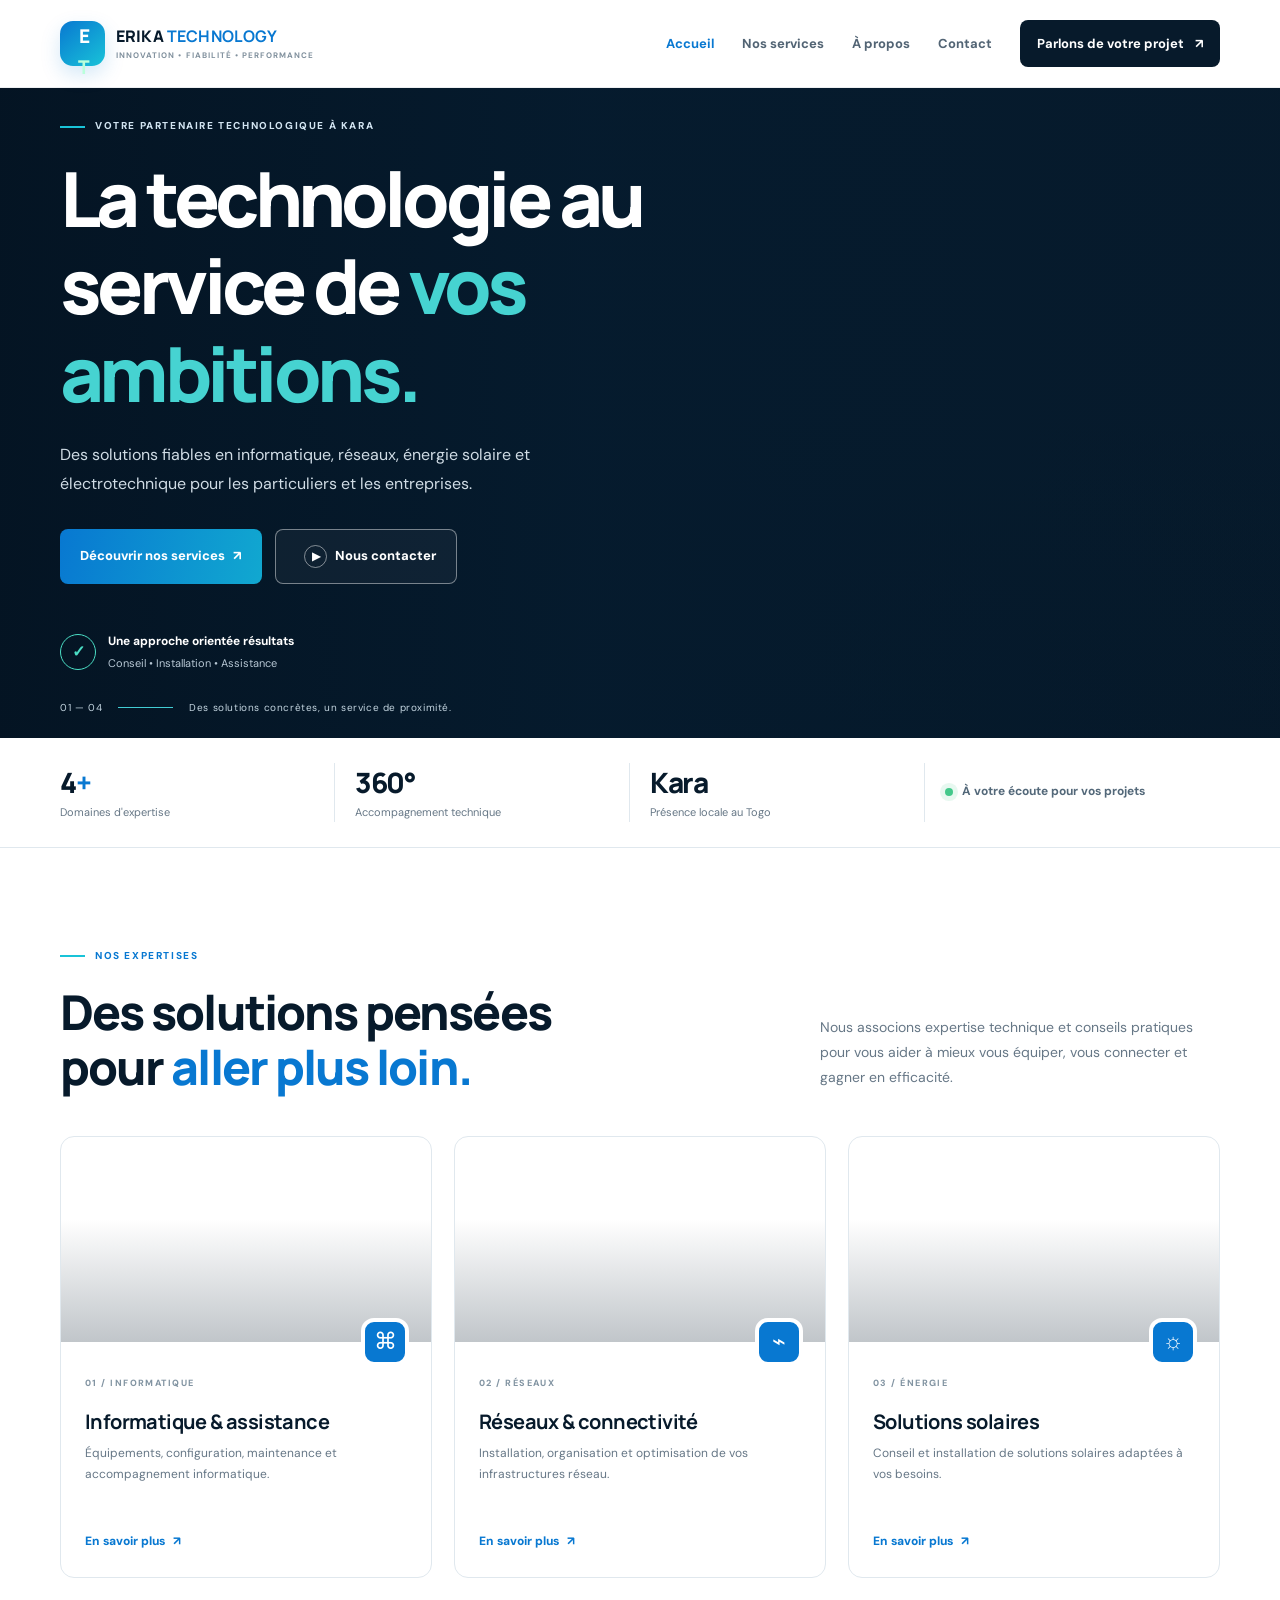
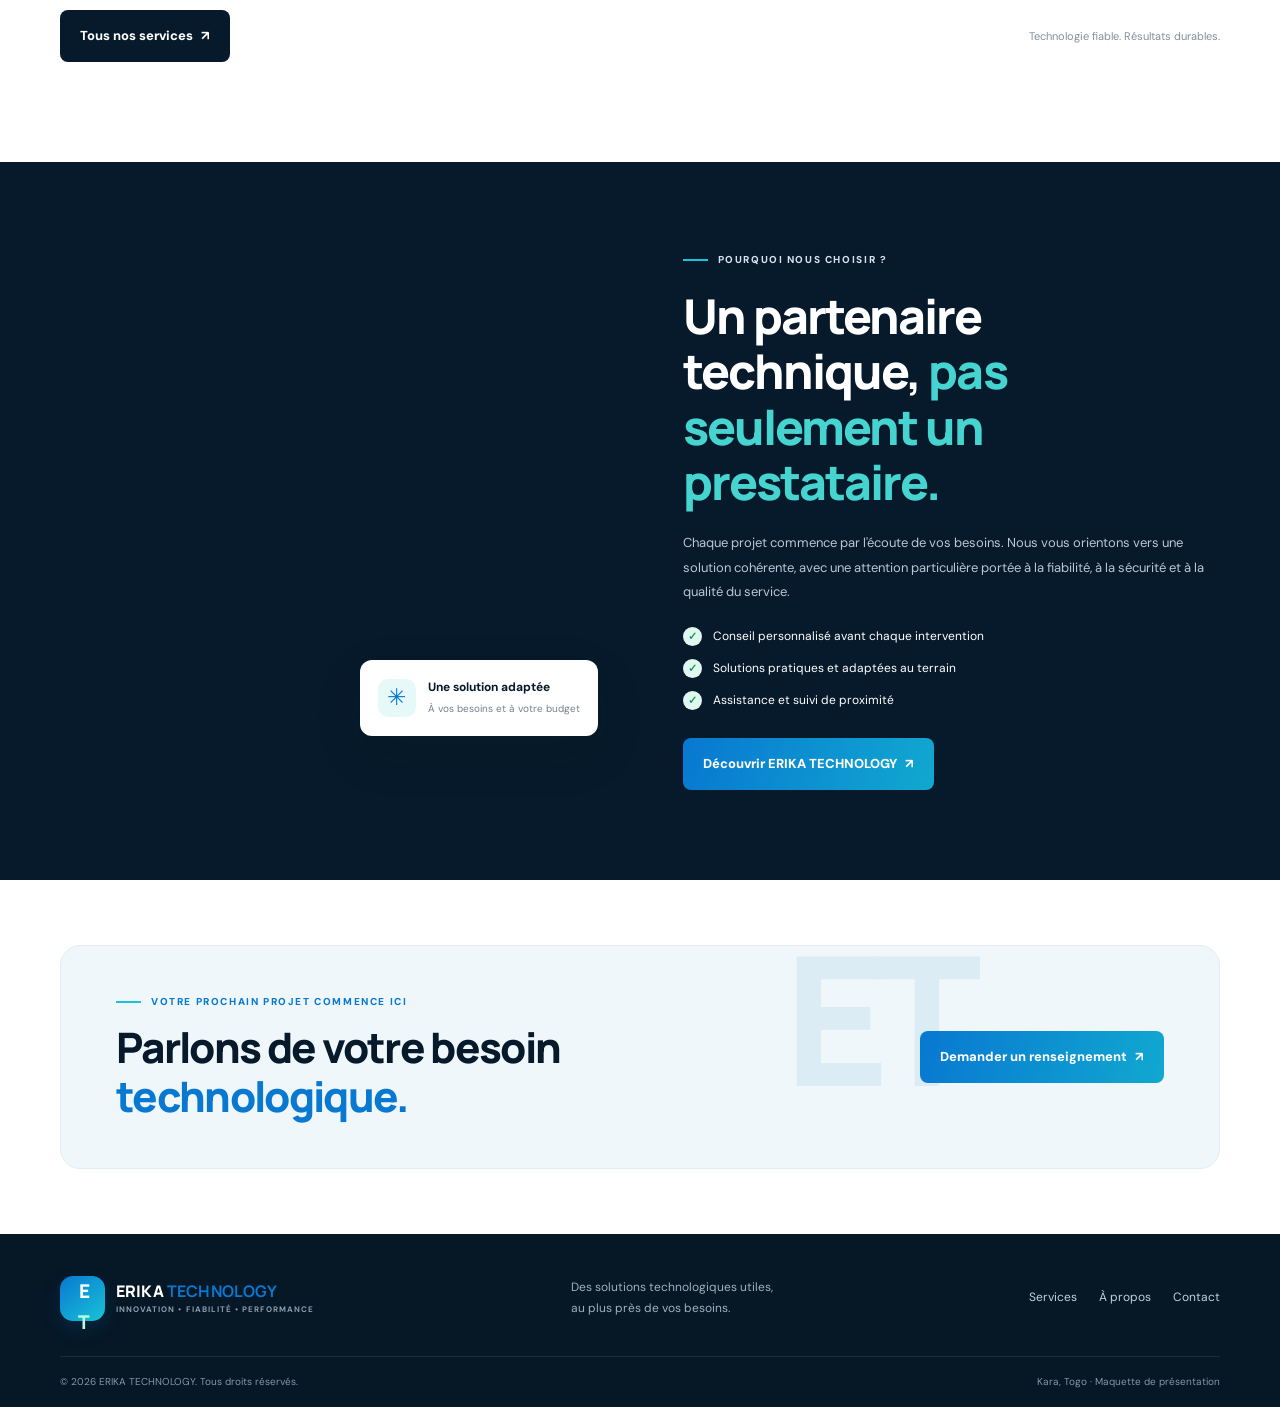
<file: index.html>
<!DOCTYPE html>
<html lang="fr">
<head>
  <meta charset="UTF-8"><meta name="viewport" content="width=device-width, initial-scale=1.0">
  <meta name="description" content="ERIKA TECHNOLOGY — solutions informatiques, réseaux, énergie solaire et électrotechnique à Kara, Togo.">
  <title>ERIKA TECHNOLOGY | Innovation & Solutions</title>
  <link rel="preconnect" href="https://fonts.googleapis.com"><link rel="preconnect" href="https://fonts.gstatic.com" crossorigin>
  <link href="https://fonts.googleapis.com/css2?family=DM+Sans:wght@400;500;600;700&family=Manrope:wght@400;500;600;700;800&display=swap" rel="stylesheet">
  <link rel="stylesheet" href="style.css">
</head>
<body>
<header class="site-header">
  <div class="container nav-wrap">
    <a class="brand" href="index.html" aria-label="ERIKA TECHNOLOGY accueil"><span class="brand-mark">E<span>T</span></span><span class="brand-name">ERIKA <b>TECHNOLOGY</b><small>INNOVATION • FIABILITÉ • PERFORMANCE</small></span></a>
    <button class="menu-toggle" aria-label="Ouvrir le menu" aria-expanded="false">☰</button>
    <nav class="main-nav"><a class="active" href="index.html">Accueil</a><a href="services.html">Nos services</a><a href="apropos.html">À propos</a><a href="contact.html">Contact</a><a class="nav-cta" href="contact.html">Parlons de votre projet <span>↗</span></a></nav>
  </div>
</header>
<main>
<section class="hero">
  <div class="hero-shade"></div><div class="container hero-content">
    <div class="eyebrow light"><span></span> Votre partenaire technologique à Kara</div>
    <h1>La technologie au service de <em>vos ambitions.</em></h1>
    <p>Des solutions fiables en informatique, réseaux, énergie solaire et électrotechnique pour les particuliers et les entreprises.</p>
    <div class="hero-actions"><a class="btn btn-primary" href="services.html">Découvrir nos services <span>↗</span></a><a class="btn btn-ghost" href="contact.html"><span class="play-icon">▶</span> Nous contacter</a></div>
    <div class="hero-trust"><div class="trust-icon">✓</div><div><strong>Une approche orientée résultats</strong><small>Conseil • Installation • Assistance</small></div></div>
  </div>
  <div class="hero-bottom container"><span>01 — 04</span><div class="hero-line"></div><span>Des solutions concrètes, un service de proximité.</span></div>
</section>
<section class="quick-stats"><div class="container stats-grid"><div><strong>4<span>+</span></strong><p>Domaines d'expertise</p></div><div><strong>360°</strong><p>Accompagnement technique</p></div><div><strong>Kara</strong><p>Présence locale au Togo</p></div><div class="stats-note"><span class="status-dot"></span> À votre écoute pour vos projets</div></div></section>
<section class="section services-preview">
  <div class="container">
    <div class="section-heading"><div><div class="eyebrow"><span></span> Nos expertises</div><h2>Des solutions pensées<br>pour <em>aller plus loin.</em></h2></div><p>Nous associons expertise technique et conseils pratiques pour vous aider à mieux vous équiper, vous connecter et gagner en efficacité.</p></div>
    <div class="service-grid">
      <article class="service-card"><div class="service-image image-computer"></div><div class="card-content"><span class="card-number">01 / INFORMATIQUE</span><div class="service-icon">⌘</div><h3>Informatique & assistance</h3><p>Équipements, configuration, maintenance et accompagnement informatique.</p><a href="services.html#informatique" class="text-link">En savoir plus <span>↗</span></a></div></article>
      <article class="service-card"><div class="service-image image-network"></div><div class="card-content"><span class="card-number">02 / RÉSEAUX</span><div class="service-icon">⌁</div><h3>Réseaux & connectivité</h3><p>Installation, organisation et optimisation de vos infrastructures réseau.</p><a href="services.html#reseaux" class="text-link">En savoir plus <span>↗</span></a></div></article>
      <article class="service-card"><div class="service-image image-solar"></div><div class="card-content"><span class="card-number">03 / ÉNERGIE</span><div class="service-icon">☼</div><h3>Solutions solaires</h3><p>Conseil et installation de solutions solaires adaptées à vos besoins.</p><a href="services.html#solaire" class="text-link">En savoir plus <span>↗</span></a></div></article>
    </div>
    <div class="section-footer"><a class="btn btn-dark" href="services.html">Tous nos services <span>↗</span></a><span>Technologie fiable. Résultats durables.</span></div>
  </div>
</section>
<section class="feature-band"><div class="container feature-layout"><div class="feature-visual"><div class="feature-photo"></div><div class="floating-note"><span class="note-symbol">✳</span><div><b>Une solution adaptée</b><small>À vos besoins et à votre budget</small></div></div></div><div class="feature-copy"><div class="eyebrow light"><span></span> Pourquoi nous choisir ?</div><h2>Un partenaire technique, <em>pas seulement un prestataire.</em></h2><p>Chaque projet commence par l'écoute de vos besoins. Nous vous orientons vers une solution cohérente, avec une attention particulière portée à la fiabilité, à la sécurité et à la qualité du service.</p><ul class="check-list"><li><span>✓</span> Conseil personnalisé avant chaque intervention</li><li><span>✓</span> Solutions pratiques et adaptées au terrain</li><li><span>✓</span> Assistance et suivi de proximité</li></ul><a class="btn btn-primary" href="apropos.html">Découvrir ERIKA TECHNOLOGY <span>↗</span></a></div></div></section>
<section class="cta-section"><div class="container cta-box"><div><div class="eyebrow"><span></span> Votre prochain projet commence ici</div><h2>Parlons de votre besoin<br><em>technologique.</em></h2></div><a class="btn btn-primary" href="contact.html">Demander un renseignement <span>↗</span></a><div class="cta-decoration">ET</div></div></section>
</main>
<footer class="site-footer"><div class="container footer-top"><a class="brand brand-footer" href="index.html"><span class="brand-mark">E<span>T</span></span><span class="brand-name">ERIKA <b>TECHNOLOGY</b><small>INNOVATION • FIABILITÉ • PERFORMANCE</small></span></a><p>Des solutions technologiques utiles,<br>au plus près de vos besoins.</p><div class="footer-links"><a href="services.html">Services</a><a href="apropos.html">À propos</a><a href="contact.html">Contact</a></div></div><div class="container footer-bottom"><span>© <span id="year"></span> ERIKA TECHNOLOGY. Tous droits réservés.</span><span>Kara, Togo · Maquette de présentation</span></div></footer>
<script src="script.js"></script>
</body></html>
</file>
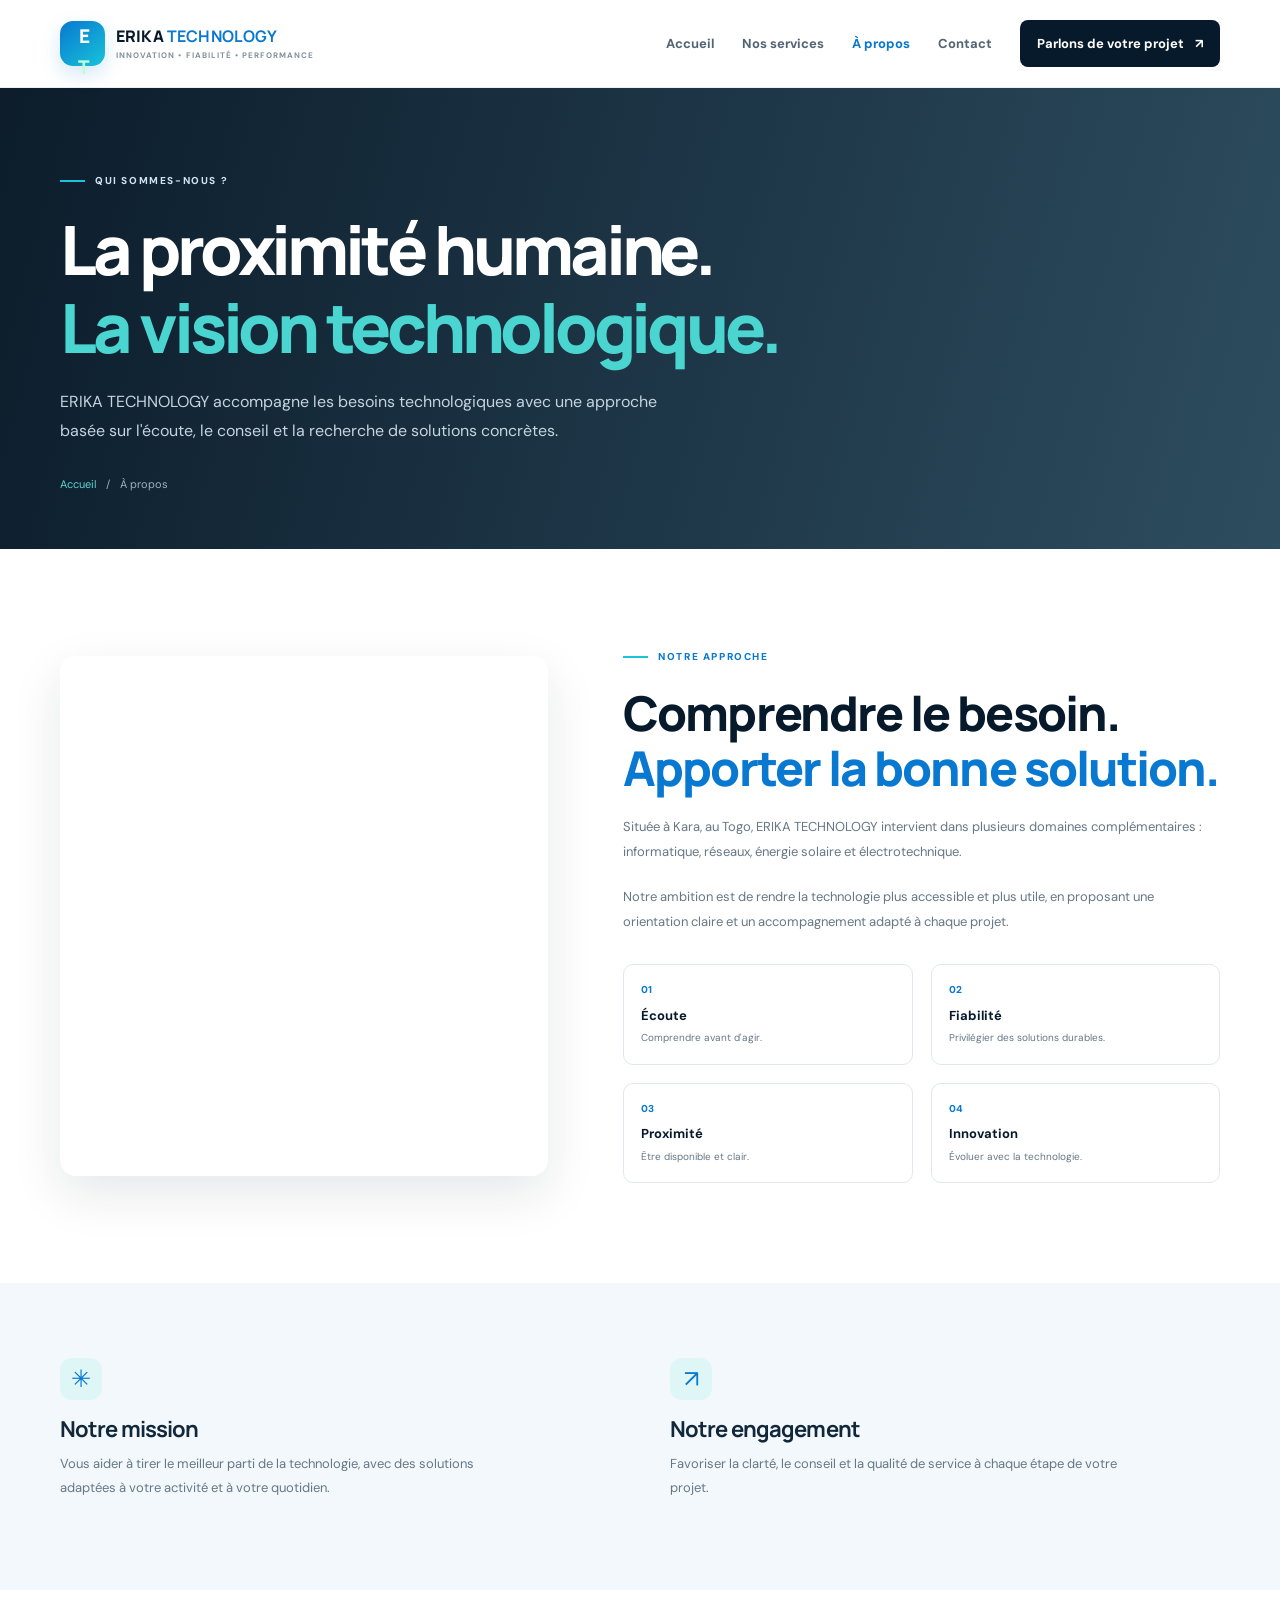
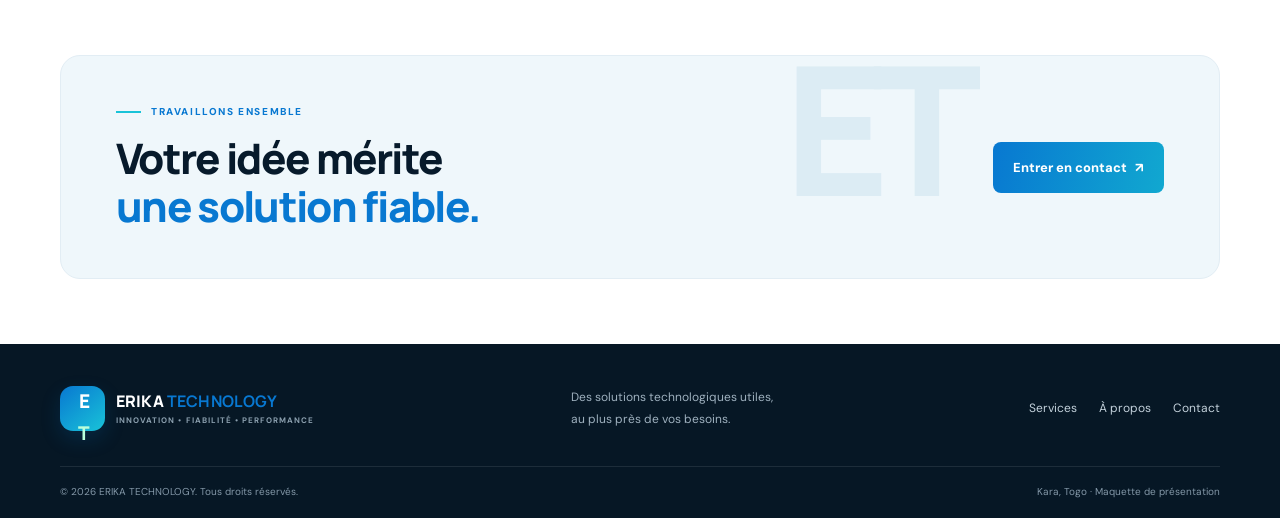
<file: apropos.html>
<!DOCTYPE html>
<html lang="fr"><head><meta charset="UTF-8"><meta name="viewport" content="width=device-width, initial-scale=1.0"><title>À propos | ERIKA TECHNOLOGY</title><link rel="preconnect" href="https://fonts.googleapis.com"><link href="https://fonts.googleapis.com/css2?family=DM+Sans:wght@400;500;600;700&family=Manrope:wght@400;500;600;700;800&display=swap" rel="stylesheet"><link rel="stylesheet" href="style.css"></head>
<body><header class="site-header"><div class="container nav-wrap"><a class="brand" href="index.html"><span class="brand-mark">E<span>T</span></span><span class="brand-name">ERIKA <b>TECHNOLOGY</b><small>INNOVATION • FIABILITÉ • PERFORMANCE</small></span></a><button class="menu-toggle" aria-label="Ouvrir le menu" aria-expanded="false">☰</button><nav class="main-nav"><a href="index.html">Accueil</a><a href="services.html">Nos services</a><a class="active" href="apropos.html">À propos</a><a href="contact.html">Contact</a><a class="nav-cta" href="contact.html">Parlons de votre projet <span>↗</span></a></nav></div></header>
<main><section class="page-hero about-hero"><div class="container"><div class="eyebrow light"><span></span> Qui sommes-nous ?</div><h1>La proximité humaine.<br><em>La vision technologique.</em></h1><p>ERIKA TECHNOLOGY accompagne les besoins technologiques avec une approche basée sur l'écoute, le conseil et la recherche de solutions concrètes.</p><div class="breadcrumbs"><a href="index.html">Accueil</a><span>/</span> À propos</div></div></section>
<section class="section about-section"><div class="container about-grid"><div class="about-photo"></div><div class="about-copy"><div class="eyebrow"><span></span> Notre approche</div><h2>Comprendre le besoin.<br><em>Apporter la bonne solution.</em></h2><p>Située à Kara, au Togo, ERIKA TECHNOLOGY intervient dans plusieurs domaines complémentaires : informatique, réseaux, énergie solaire et électrotechnique.</p><p>Notre ambition est de rendre la technologie plus accessible et plus utile, en proposant une orientation claire et un accompagnement adapté à chaque projet.</p><div class="values-grid"><div><span>01</span><b>Écoute</b><small>Comprendre avant d'agir.</small></div><div><span>02</span><b>Fiabilité</b><small>Privilégier des solutions durables.</small></div><div><span>03</span><b>Proximité</b><small>Être disponible et clair.</small></div><div><span>04</span><b>Innovation</b><small>Évoluer avec la technologie.</small></div></div></div></div></section>
<section class="mission-band"><div class="container mission-grid"><div><span class="mission-symbol">✳</span><h2>Notre mission</h2><p>Vous aider à tirer le meilleur parti de la technologie, avec des solutions adaptées à votre activité et à votre quotidien.</p></div><div><span class="mission-symbol">↗</span><h2>Notre engagement</h2><p>Favoriser la clarté, le conseil et la qualité de service à chaque étape de votre projet.</p></div></div></section><section class="cta-section"><div class="container cta-box"><div><div class="eyebrow"><span></span> Travaillons ensemble</div><h2>Votre idée mérite<br><em>une solution fiable.</em></h2></div><a class="btn btn-primary" href="contact.html">Entrer en contact <span>↗</span></a><div class="cta-decoration">ET</div></div></section></main>
<footer class="site-footer"><div class="container footer-top"><a class="brand brand-footer" href="index.html"><span class="brand-mark">E<span>T</span></span><span class="brand-name">ERIKA <b>TECHNOLOGY</b><small>INNOVATION • FIABILITÉ • PERFORMANCE</small></span></a><p>Des solutions technologiques utiles,<br>au plus près de vos besoins.</p><div class="footer-links"><a href="services.html">Services</a><a href="apropos.html">À propos</a><a href="contact.html">Contact</a></div></div><div class="container footer-bottom"><span>© <span id="year"></span> ERIKA TECHNOLOGY. Tous droits réservés.</span><span>Kara, Togo · Maquette de présentation</span></div></footer><script src="script.js"></script></body></html>
</file>
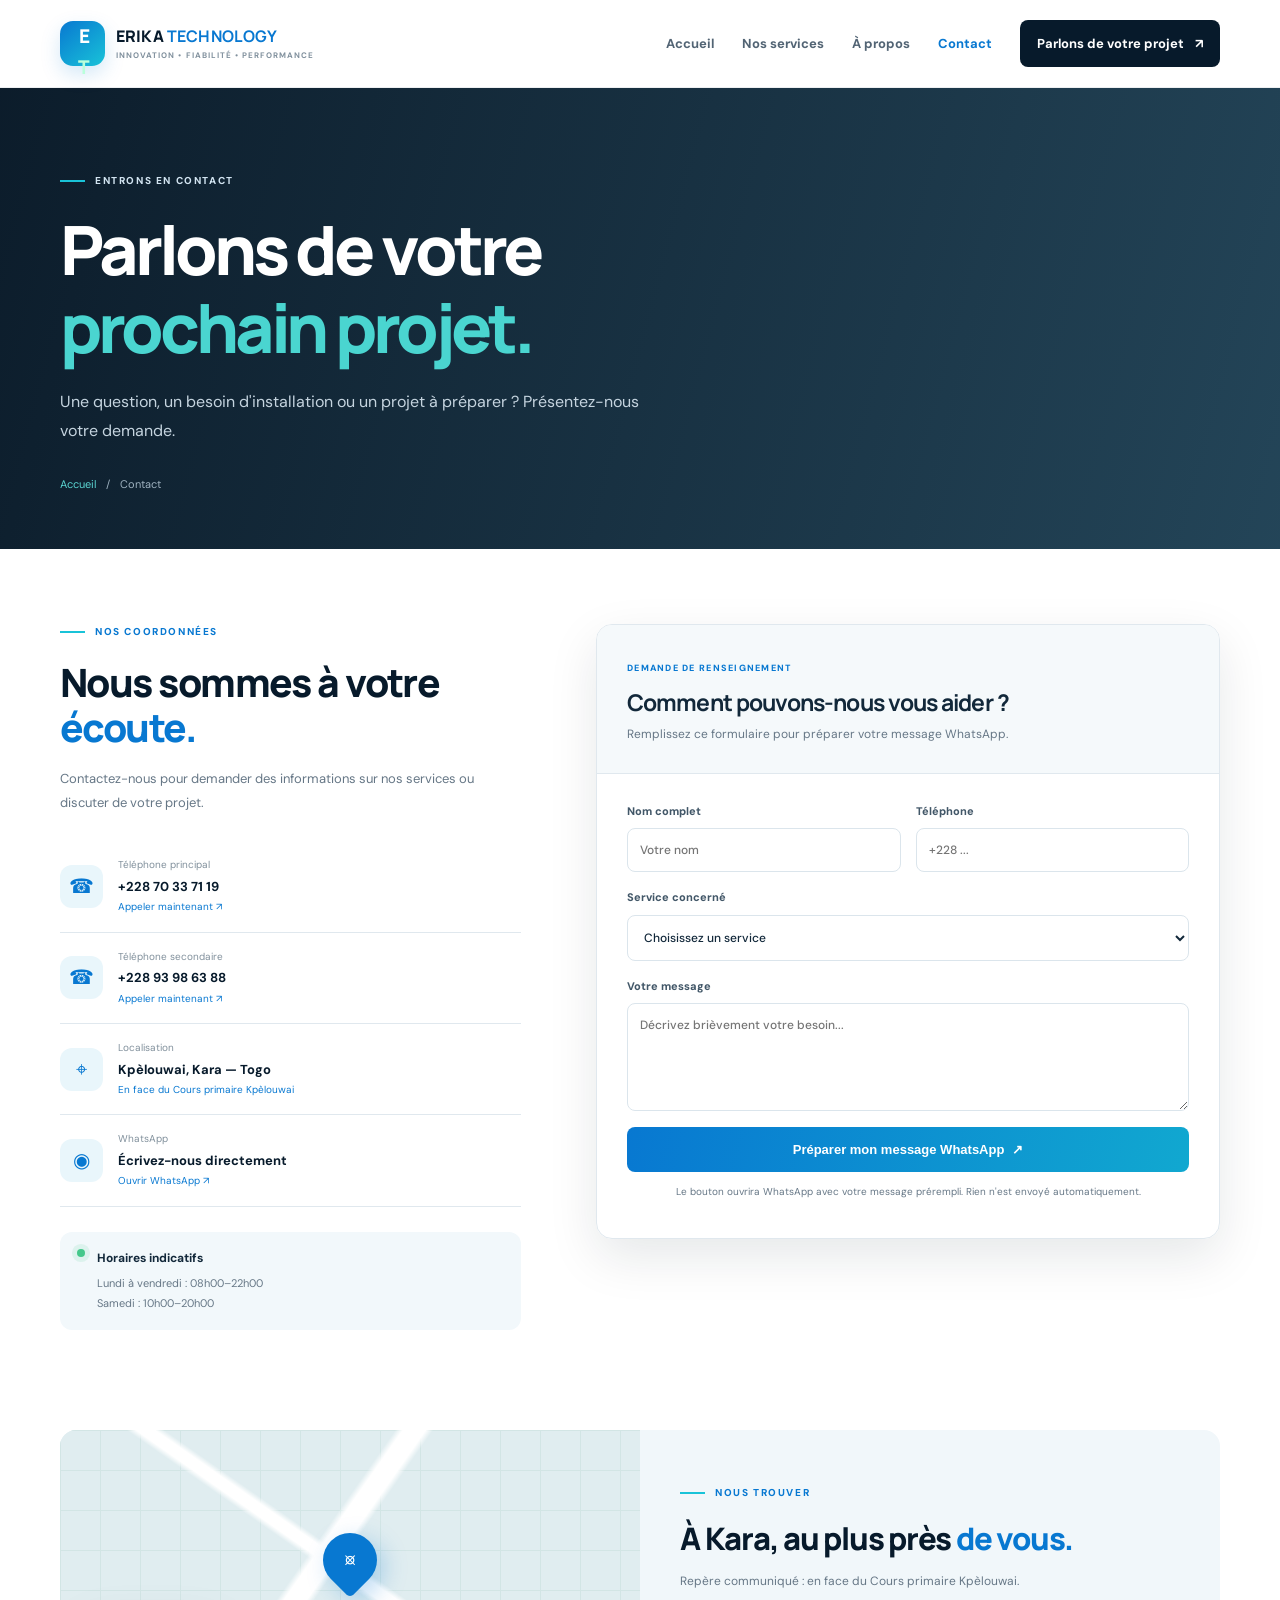
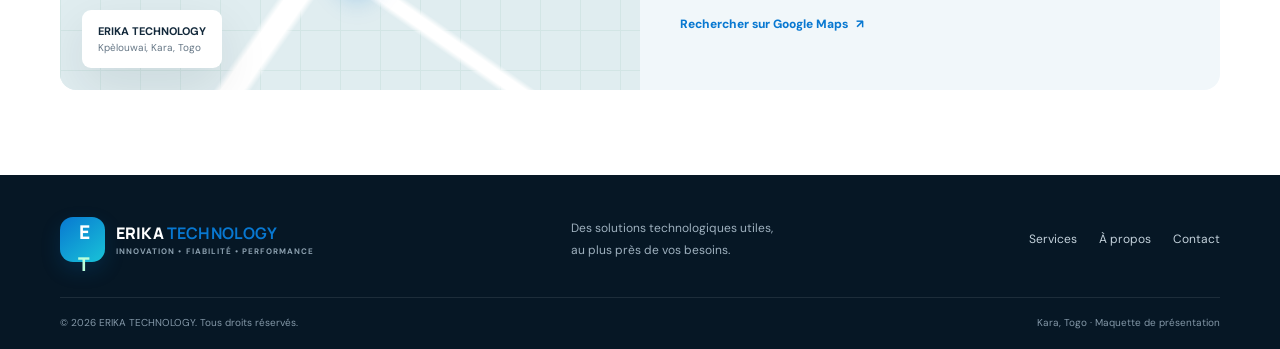
<file: contact.html>
<!DOCTYPE html>
<html lang="fr"><head><meta charset="UTF-8"><meta name="viewport" content="width=device-width, initial-scale=1.0"><meta name="description" content="Contactez ERIKA TECHNOLOGY à Kara, Togo."><title>Contact | ERIKA TECHNOLOGY</title><link rel="preconnect" href="https://fonts.googleapis.com"><link href="https://fonts.googleapis.com/css2?family=DM+Sans:wght@400;500;600;700&family=Manrope:wght@400;500;600;700;800&display=swap" rel="stylesheet"><link rel="stylesheet" href="style.css"></head>
<body><header class="site-header"><div class="container nav-wrap"><a class="brand" href="index.html"><span class="brand-mark">E<span>T</span></span><span class="brand-name">ERIKA <b>TECHNOLOGY</b><small>INNOVATION • FIABILITÉ • PERFORMANCE</small></span></a><button class="menu-toggle" aria-label="Ouvrir le menu" aria-expanded="false">☰</button><nav class="main-nav"><a href="index.html">Accueil</a><a href="services.html">Nos services</a><a href="apropos.html">À propos</a><a class="active" href="contact.html">Contact</a><a class="nav-cta" href="#contact-form">Parlons de votre projet <span>↗</span></a></nav></div></header>
<main><section class="page-hero contact-hero"><div class="container"><div class="eyebrow light"><span></span> Entrons en contact</div><h1>Parlons de votre<br><em>prochain projet.</em></h1><p>Une question, un besoin d'installation ou un projet à préparer ? Présentez-nous votre demande.</p><div class="breadcrumbs"><a href="index.html">Accueil</a><span>/</span> Contact</div></div></section>
<section class="section contact-section"><div class="container contact-grid"><div class="contact-info"><div class="eyebrow"><span></span> Nos coordonnées</div><h2>Nous sommes à votre <em>écoute.</em></h2><p>Contactez-nous pour demander des informations sur nos services ou discuter de votre projet.</p>
<a class="contact-card" href="tel:+22870337119"><span class="contact-icon">☎</span><span><small>Téléphone principal</small><b>+228 70 33 71 19</b><em>Appeler maintenant ↗</em></span></a>
<a class="contact-card" href="tel:+22893986388"><span class="contact-icon">☎</span><span><small>Téléphone secondaire</small><b>+228 93 98 63 88</b><em>Appeler maintenant ↗</em></span></a>
<div class="contact-card"><span class="contact-icon">⌖</span><span><small>Localisation</small><b>Kpèlouwai, Kara — Togo</b><em>En face du Cours primaire Kpèlouwai</em></span></div>
<a class="contact-card" href="https://wa.me/22870337119" target="_blank" rel="noopener"><span class="contact-icon">◉</span><span><small>WhatsApp</small><b>Écrivez-nous directement</b><em>Ouvrir WhatsApp ↗</em></span></a>
<div class="contact-hours"><span class="status-dot"></span><span><b>Horaires indicatifs</b><small>Lundi à vendredi : 08h00–22h00<br>Samedi : 10h00–20h00</small></span></div>
</div><div class="contact-form-wrap" id="contact-form"><div class="form-top"><span class="form-tag">DEMANDE DE RENSEIGNEMENT</span><h3>Comment pouvons-nous vous aider ?</h3><p>Remplissez ce formulaire pour préparer votre message WhatsApp.</p></div>
<form id="contactForm"><div class="form-row"><label>Nom complet<input id="name" name="name" type="text" placeholder="Votre nom" required></label><label>Téléphone<input id="phone" name="phone" type="tel" placeholder="+228 ..." required></label></div><label>Service concerné<select id="service" name="service" required><option value="">Choisissez un service</option><option>Informatique & assistance</option><option>Réseaux & connectivité</option><option>Énergie solaire</option><option>Électrotechnique & maintenance</option><option>Autre demande</option></select></label><label>Votre message<textarea id="message" name="message" rows="5" placeholder="Décrivez brièvement votre besoin..." required></textarea></label><button class="btn btn-primary form-submit" type="submit">Préparer mon message WhatsApp <span>↗</span></button><p class="form-note">Le bouton ouvrira WhatsApp avec votre message prérempli. Rien n'est envoyé automatiquement.</p><div class="form-feedback" id="formFeedback" role="status"></div></form></div></div></section>
<section class="map-section"><div class="container map-box"><div class="map-visual"><div class="map-pin">⌖</div><div class="map-label"><b>ERIKA TECHNOLOGY</b><span>Kpèlouwai, Kara, Togo</span></div></div><div class="map-copy"><div class="eyebrow"><span></span> Nous trouver</div><h2>À Kara, au plus près <em>de vous.</em></h2><p>Repère communiqué : en face du Cours primaire Kpèlouwai.</p><a class="text-link" target="_blank" rel="noopener" href="https://www.google.com/maps/search/?api=1&query=ERIKA+TECHNOLOGY+Kara+Togo">Rechercher sur Google Maps <span>↗</span></a></div></div></section></main>
<footer class="site-footer"><div class="container footer-top"><a class="brand brand-footer" href="index.html"><span class="brand-mark">E<span>T</span></span><span class="brand-name">ERIKA <b>TECHNOLOGY</b><small>INNOVATION • FIABILITÉ • PERFORMANCE</small></span></a><p>Des solutions technologiques utiles,<br>au plus près de vos besoins.</p><div class="footer-links"><a href="services.html">Services</a><a href="apropos.html">À propos</a><a href="contact.html">Contact</a></div></div><div class="container footer-bottom"><span>© <span id="year"></span> ERIKA TECHNOLOGY. Tous droits réservés.</span><span>Kara, Togo · Maquette de présentation</span></div></footer><script src="script.js"></script></body></html>
</file>
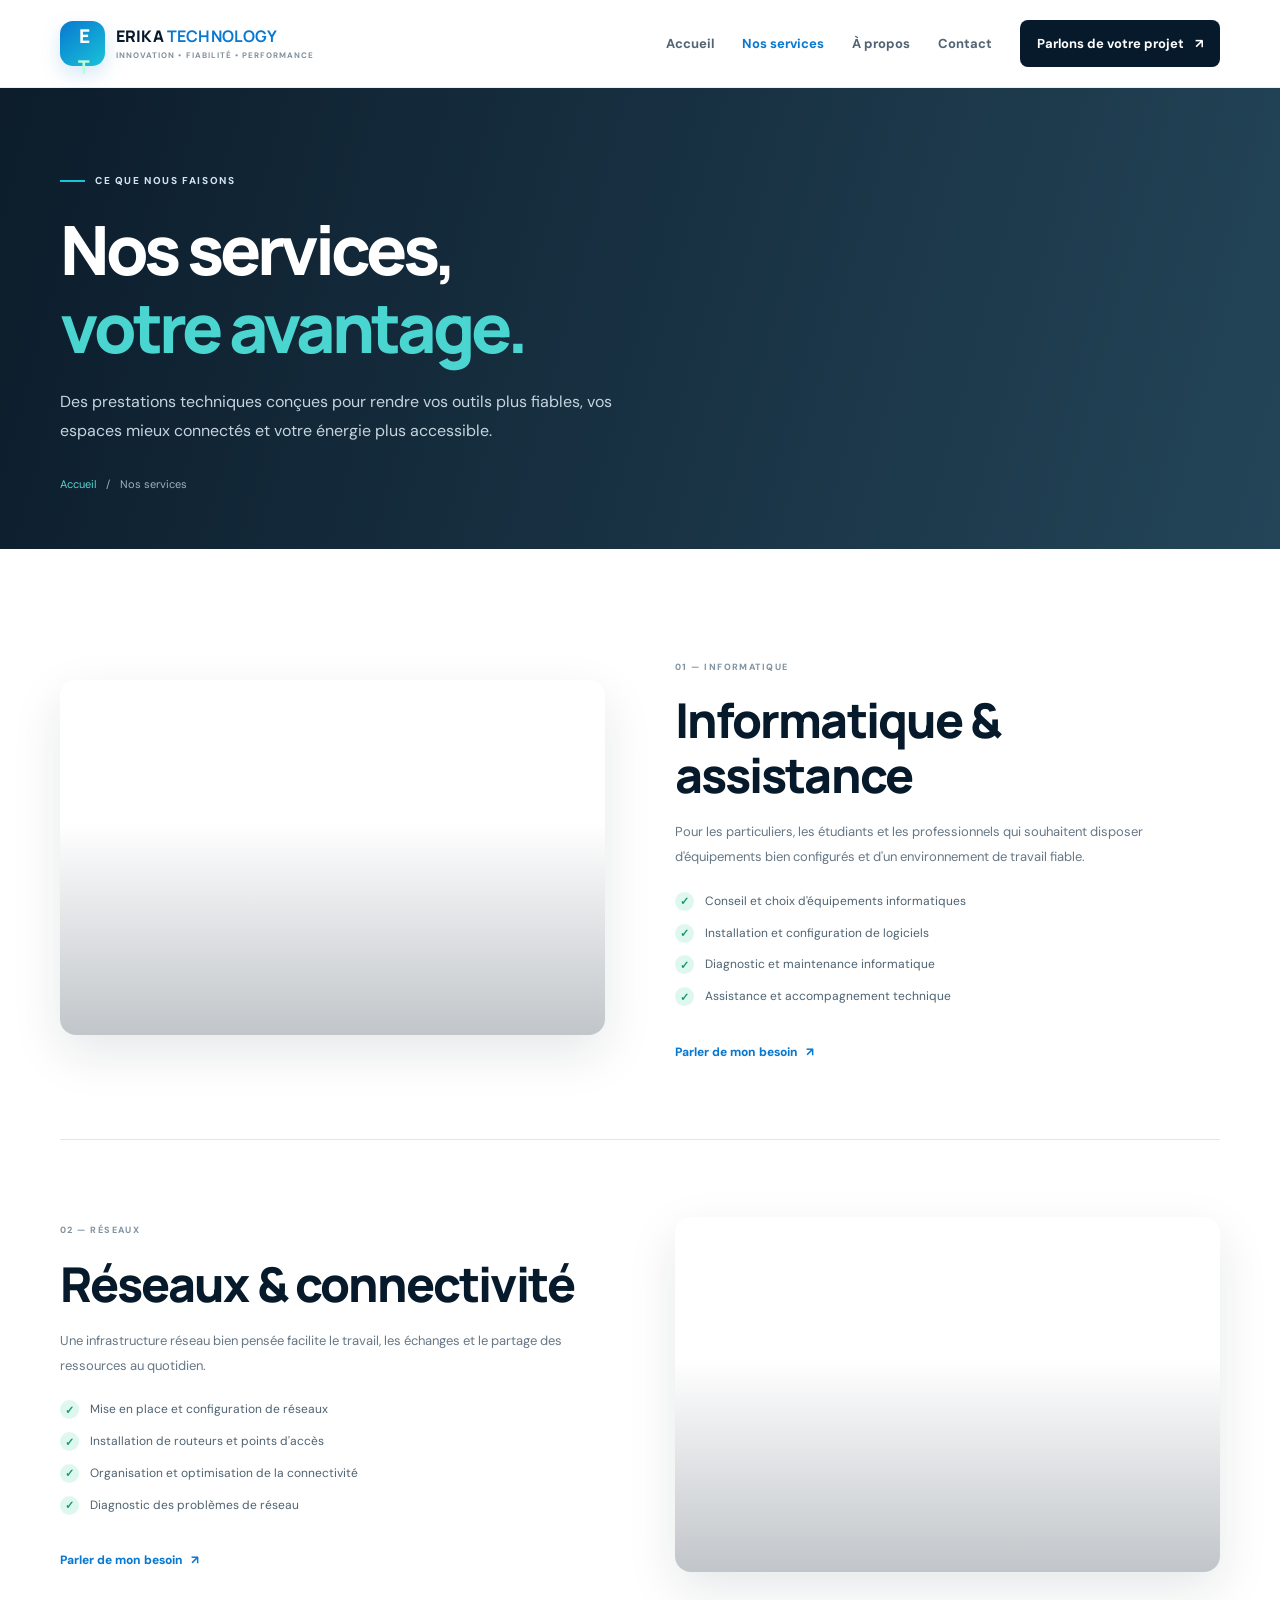
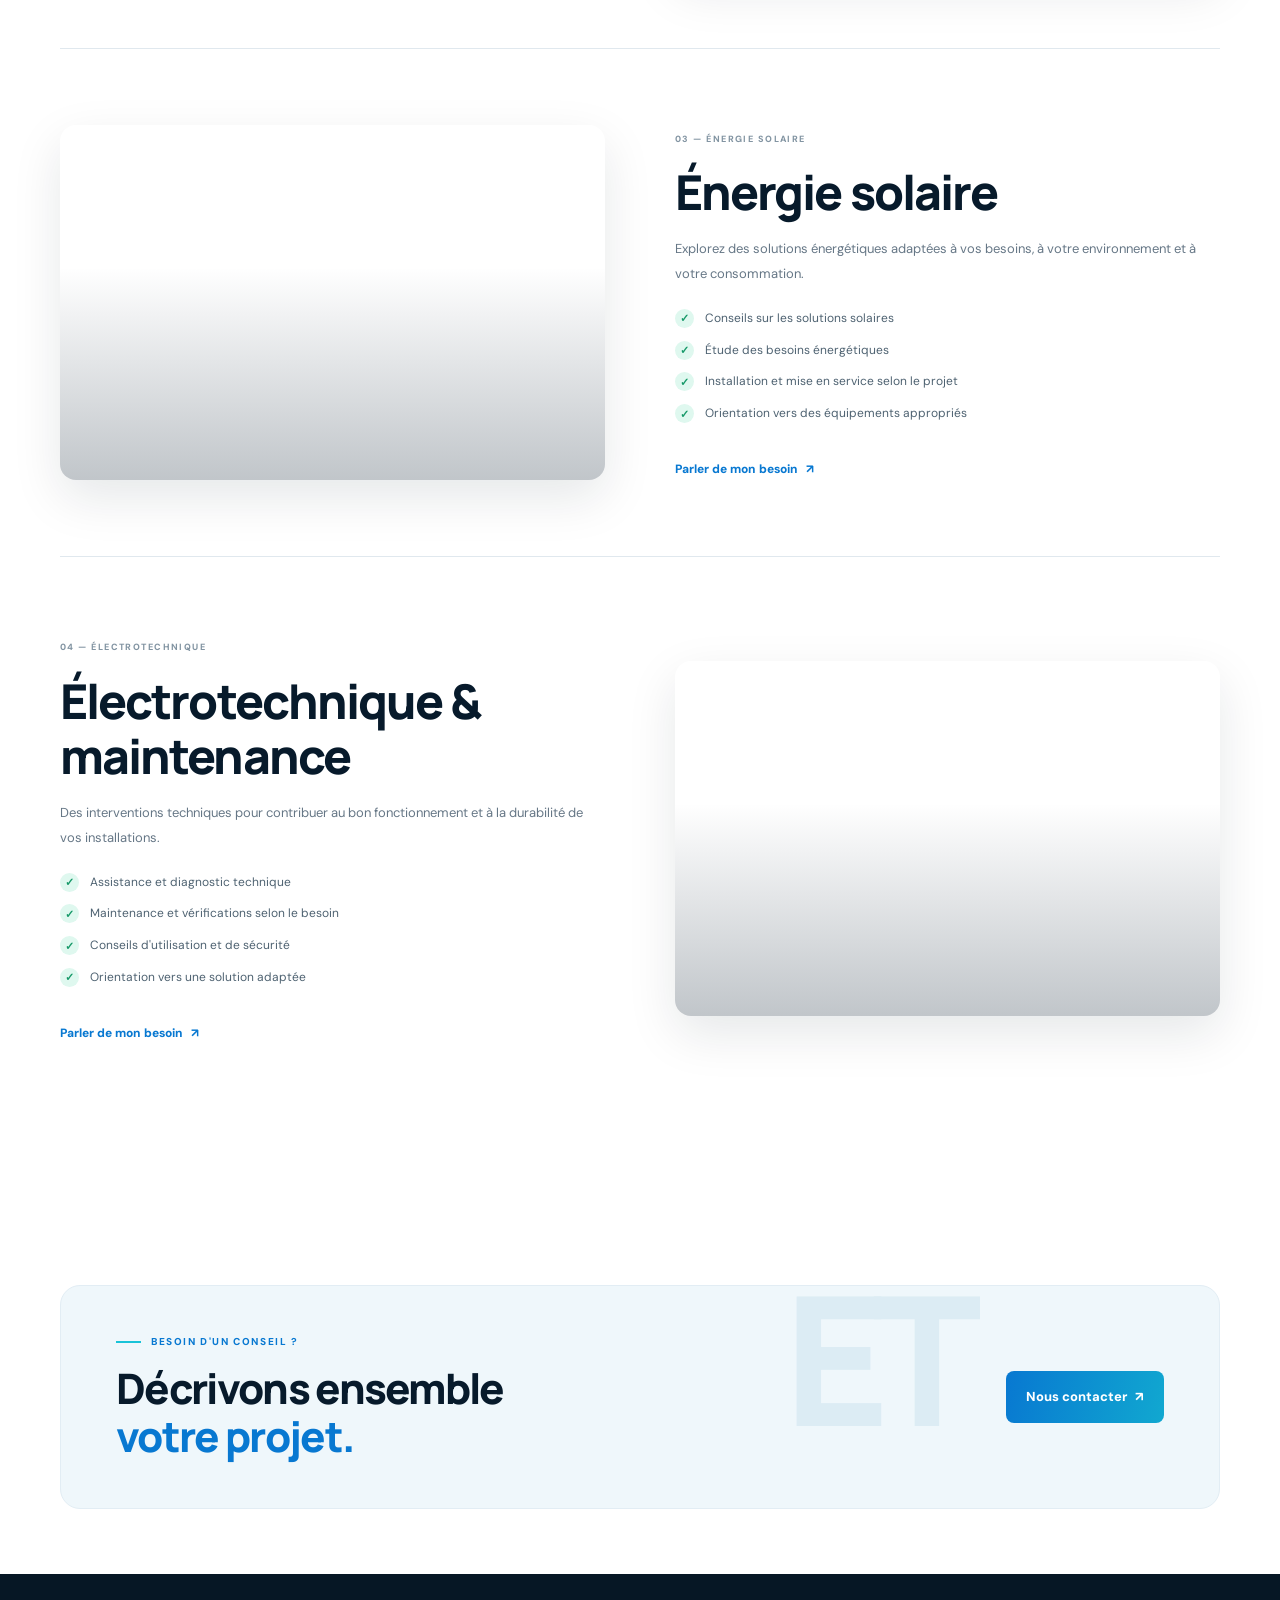
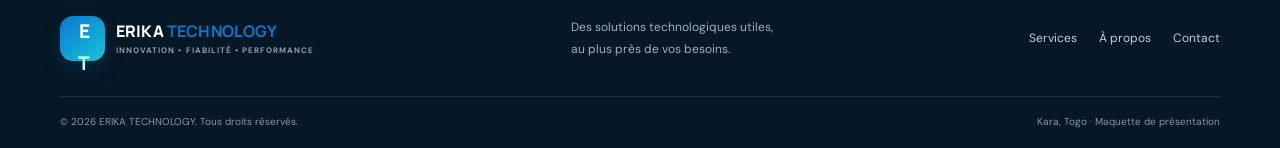
<file: services.html>
<!DOCTYPE html>
<html lang="fr"><head><meta charset="UTF-8"><meta name="viewport" content="width=device-width, initial-scale=1.0"><meta name="description" content="Découvrez les services informatiques, réseaux, solaires et électrotechniques d'ERIKA TECHNOLOGY à Kara."><title>Nos services | ERIKA TECHNOLOGY</title><link rel="preconnect" href="https://fonts.googleapis.com"><link href="https://fonts.googleapis.com/css2?family=DM+Sans:wght@400;500;600;700&family=Manrope:wght@400;500;600;700;800&display=swap" rel="stylesheet"><link rel="stylesheet" href="style.css"></head>
<body><header class="site-header"><div class="container nav-wrap"><a class="brand" href="index.html"><span class="brand-mark">E<span>T</span></span><span class="brand-name">ERIKA <b>TECHNOLOGY</b><small>INNOVATION • FIABILITÉ • PERFORMANCE</small></span></a><button class="menu-toggle" aria-label="Ouvrir le menu" aria-expanded="false">☰</button><nav class="main-nav"><a href="index.html">Accueil</a><a class="active" href="services.html">Nos services</a><a href="apropos.html">À propos</a><a href="contact.html">Contact</a><a class="nav-cta" href="contact.html">Parlons de votre projet <span>↗</span></a></nav></div></header>
<main><section class="page-hero"><div class="container"><div class="eyebrow light"><span></span> Ce que nous faisons</div><h1>Nos services,<br><em>votre avantage.</em></h1><p>Des prestations techniques conçues pour rendre vos outils plus fiables, vos espaces mieux connectés et votre énergie plus accessible.</p><div class="breadcrumbs"><a href="index.html">Accueil</a><span>/</span> Nos services</div></div></section>
<section class="section service-details"><div class="container">
<article class="detail-row" id="informatique"><div class="detail-image image-computer"></div><div class="detail-copy"><span class="detail-index">01 — INFORMATIQUE</span><h2>Informatique & assistance</h2><p>Pour les particuliers, les étudiants et les professionnels qui souhaitent disposer d'équipements bien configurés et d'un environnement de travail fiable.</p><ul class="check-list"><li><span>✓</span> Conseil et choix d'équipements informatiques</li><li><span>✓</span> Installation et configuration de logiciels</li><li><span>✓</span> Diagnostic et maintenance informatique</li><li><span>✓</span> Assistance et accompagnement technique</li></ul><a class="text-link" href="contact.html">Parler de mon besoin <span>↗</span></a></div></article>
<article class="detail-row reverse" id="reseaux"><div class="detail-image image-network"></div><div class="detail-copy"><span class="detail-index">02 — RÉSEAUX</span><h2>Réseaux & connectivité</h2><p>Une infrastructure réseau bien pensée facilite le travail, les échanges et le partage des ressources au quotidien.</p><ul class="check-list"><li><span>✓</span> Mise en place et configuration de réseaux</li><li><span>✓</span> Installation de routeurs et points d'accès</li><li><span>✓</span> Organisation et optimisation de la connectivité</li><li><span>✓</span> Diagnostic des problèmes de réseau</li></ul><a class="text-link" href="contact.html">Parler de mon besoin <span>↗</span></a></div></article>
<article class="detail-row" id="solaire"><div class="detail-image image-solar"></div><div class="detail-copy"><span class="detail-index">03 — ÉNERGIE SOLAIRE</span><h2>Énergie solaire</h2><p>Explorez des solutions énergétiques adaptées à vos besoins, à votre environnement et à votre consommation.</p><ul class="check-list"><li><span>✓</span> Conseils sur les solutions solaires</li><li><span>✓</span> Étude des besoins énergétiques</li><li><span>✓</span> Installation et mise en service selon le projet</li><li><span>✓</span> Orientation vers des équipements appropriés</li></ul><a class="text-link" href="contact.html">Parler de mon besoin <span>↗</span></a></div></article>
<article class="detail-row reverse" id="electrotechnique"><div class="detail-image image-electro"></div><div class="detail-copy"><span class="detail-index">04 — ÉLECTROTECHNIQUE</span><h2>Électrotechnique & maintenance</h2><p>Des interventions techniques pour contribuer au bon fonctionnement et à la durabilité de vos installations.</p><ul class="check-list"><li><span>✓</span> Assistance et diagnostic technique</li><li><span>✓</span> Maintenance et vérifications selon le besoin</li><li><span>✓</span> Conseils d'utilisation et de sécurité</li><li><span>✓</span> Orientation vers une solution adaptée</li></ul><a class="text-link" href="contact.html">Parler de mon besoin <span>↗</span></a></div></article>
</div></section><section class="cta-section"><div class="container cta-box"><div><div class="eyebrow"><span></span> Besoin d'un conseil ?</div><h2>Décrivons ensemble<br><em>votre projet.</em></h2></div><a class="btn btn-primary" href="contact.html">Nous contacter <span>↗</span></a><div class="cta-decoration">ET</div></div></section></main>
<footer class="site-footer"><div class="container footer-top"><a class="brand brand-footer" href="index.html"><span class="brand-mark">E<span>T</span></span><span class="brand-name">ERIKA <b>TECHNOLOGY</b><small>INNOVATION • FIABILITÉ • PERFORMANCE</small></span></a><p>Des solutions technologiques utiles,<br>au plus près de vos besoins.</p><div class="footer-links"><a href="services.html">Services</a><a href="apropos.html">À propos</a><a href="contact.html">Contact</a></div></div><div class="container footer-bottom"><span>© <span id="year"></span> ERIKA TECHNOLOGY. Tous droits réservés.</span><span>Kara, Togo · Maquette de présentation</span></div></footer><script src="script.js"></script></body></html>
</file>
<file: style.css>
/* ERIKA TECHNOLOGY — maquette responsive */
:root{--navy:#071a2b;--navy2:#0b2940;--blue:#0878d1;--cyan:#19c3d8;--green:#54c98c;--ink:#12283a;--muted:#667786;--pale:#f3f7fa;--line:#e0e8ee;--white:#fff;--radius:18px;--shadow:0 18px 50px rgba(7,26,43,.10)}
*{box-sizing:border-box}html{scroll-behavior:smooth;scroll-padding-top:90px}body{margin:0;font-family:"DM Sans",sans-serif;color:var(--ink);background:#fff;line-height:1.65}h1,h2,h3{font-family:Manrope,sans-serif;line-height:1.15;letter-spacing:-.04em;margin:0}p{margin:0 0 1rem;color:var(--muted)}a{color:inherit;text-decoration:none}.container{width:min(1160px,calc(100% - 48px));margin:auto}.site-header{height:88px;display:flex;align-items:center;background:#fff;position:sticky;top:0;z-index:100;border-bottom:1px solid rgba(12,40,62,.07)}.nav-wrap{display:flex;align-items:center;justify-content:space-between;gap:25px}.brand{display:flex;align-items:center;gap:11px;flex-shrink:0}.brand-mark{width:45px;height:45px;display:grid;place-items:center;position:relative;background:linear-gradient(140deg,var(--blue),var(--cyan));color:#fff;border-radius:13px;font-family:Manrope,sans-serif;font-size:19px;font-weight:800;letter-spacing:-3px;box-shadow:0 8px 20px #0878d12c}.brand-mark span{color:#baffdb}.brand-name{font-family:Manrope,sans-serif;font-size:16px;font-weight:800;letter-spacing:.01em;line-height:1.15;color:var(--navy)}.brand-name b{color:var(--blue)}.brand-name small{display:block;font-family:"DM Sans",sans-serif;font-size:8px;font-weight:700;letter-spacing:.13em;color:#80909d;margin-top:5px}.main-nav{display:flex;align-items:center;gap:28px;font-size:13px;font-weight:700;color:#526474}.main-nav>a:not(.nav-cta){transition:color .2s}.main-nav>a:hover,.main-nav>a.active{color:var(--blue)}.nav-cta{background:var(--navy);color:#fff!important;padding:13px 17px;border-radius:8px;white-space:nowrap;transition:transform .2s,background .2s}.nav-cta:hover{background:var(--blue);transform:translateY(-2px)}.nav-cta span,.btn span,.text-link span{margin-left:8px}.menu-toggle{display:none;border:0;background:var(--pale);border-radius:9px;padding:9px 12px;font-size:23px;color:var(--navy)}
.hero{min-height:650px;position:relative;display:flex;align-items:center;color:#fff;overflow:hidden;background:#071a2b url("https://images.unsplash.com/photo-1519389950473-47ba0277781c?auto=format&fit=crop&w=2000&q=85") center/cover no-repeat}.hero-shade{position:absolute;inset:0;background:linear-gradient(90deg,rgba(4,20,35,.96) 0%,rgba(5,27,46,.86) 46%,rgba(5,27,46,.28) 100%),linear-gradient(0deg,rgba(5,20,34,.35),transparent 50%)}.hero-content{position:relative;z-index:1;padding-top:30px;padding-bottom:65px;animation:rise .8s ease both}.eyebrow{display:flex;align-items:center;gap:10px;text-transform:uppercase;letter-spacing:.16em;font-size:10px;font-weight:800;color:var(--blue);margin-bottom:20px}.eyebrow>span{width:25px;height:2px;background:var(--cyan);display:inline-block}.eyebrow.light{color:#d2e4f1}.hero h1,.page-hero h1{font-size:clamp(42px,6vw,76px);max-width:760px;font-weight:800;letter-spacing:-.06em}.hero h1 em,.page-hero h1 em,.section-heading h2 em,.feature-copy h2 em,.cta-box h2 em,.detail-copy h2 em,.about-copy h2 em,.contact-info h2 em,.map-copy h2 em{font-style:normal;color:#46d3d1}.hero-content>p{max-width:570px;color:#d0dce5;font-size:16px;margin:24px 0 30px;line-height:1.8}.hero-actions{display:flex;gap:13px;flex-wrap:wrap}.btn{display:inline-flex;align-items:center;justify-content:center;border:0;border-radius:8px;padding:15px 20px;font-size:13px;font-weight:800;transition:transform .2s,box-shadow .2s,background .2s;cursor:pointer}.btn:hover{transform:translateY(-3px);box-shadow:0 12px 25px #071a2b20}.btn-primary{color:#fff;background:linear-gradient(105deg,#0878d1,#11a8d0)}.btn-ghost{color:#fff;border:1px solid #ffffff70;background:#ffffff0b}.play-icon{font-size:11px;border:1px solid #ffffff7a;border-radius:50%;width:23px;height:23px;display:grid;place-items:center;margin-right:8px}.hero-trust{display:flex;align-items:center;gap:12px;margin-top:48px}.trust-icon{width:36px;height:36px;border:1px solid #4bdec5;border-radius:50%;display:grid;place-items:center;color:#4bdec5;font-weight:bold}.hero-trust strong,.hero-trust small{display:block}.hero-trust strong{font-size:12px}.hero-trust small{font-size:11px;color:#b7c7d4;margin-top:3px}.hero-bottom{position:absolute;bottom:22px;left:0;right:0;display:flex;align-items:center;gap:16px;color:#c5d6e1;font-size:10px;letter-spacing:.06em}.hero-line{width:55px;height:1px;background:#42cdd4}.quick-stats{background:#fff;border-bottom:1px solid var(--line)}.stats-grid{display:grid;grid-template-columns:repeat(4,1fr);align-items:center;padding:25px 0;gap:20px}.stats-grid>div:not(:last-child){border-right:1px solid var(--line)}.stats-grid strong{font:800 28px Manrope;color:var(--navy);letter-spacing:-.05em}.stats-grid strong span{color:var(--blue)}.stats-grid p{font-size:11px;margin:2px 0 0}.stats-note{display:flex;align-items:center;gap:9px;font-size:12px;font-weight:700;color:#536879}.status-dot{width:8px;height:8px;border-radius:50%;background:#44c88b;box-shadow:0 0 0 5px #44c88b20;flex-shrink:0}
.section{padding:100px 0}.section-heading{display:flex;align-items:end;justify-content:space-between;gap:50px;margin-bottom:42px}.section-heading h2,.feature-copy h2,.cta-box h2,.detail-copy h2,.about-copy h2,.contact-info h2,.map-copy h2{font-size:clamp(32px,4vw,48px);font-weight:800;color:var(--navy)}.section-heading h2 em,.detail-copy h2 em,.about-copy h2 em,.contact-info h2 em,.map-copy h2 em{color:var(--blue)}.section-heading>p{max-width:400px;font-size:14px;line-height:1.8;margin-bottom:4px}.service-grid{display:grid;grid-template-columns:repeat(3,1fr);gap:22px}.service-card{border:1px solid var(--line);border-radius:14px;overflow:hidden;background:#fff;transition:transform .3s,box-shadow .3s}.service-card:hover{transform:translateY(-7px);box-shadow:var(--shadow)}.service-image{height:205px;background-size:cover;background-position:center;position:relative}.service-image:after,.detail-image:after{content:"";position:absolute;inset:0;background:linear-gradient(0deg,rgba(7,26,43,.25),transparent 60%)}.image-computer{background-image:url("https://images.unsplash.com/photo-1498050108023-c5249f4df085?auto=format&fit=crop&w=1000&q=80")}.image-network{background-image:url("https://images.unsplash.com/photo-1558494949-ef010cbdcc31?auto=format&fit=crop&w=1000&q=80")}.image-solar{background-image:url("https://images.unsplash.com/photo-1509391366360-2e959784a276?auto=format&fit=crop&w=1000&q=80")}.image-electro{background-image:url("https://images.unsplash.com/photo-1621905251918-48416bd8575a?auto=format&fit=crop&w=1000&q=80")}.card-content{position:relative;padding:26px 24px 24px}.card-number,.detail-index{font-size:9px;letter-spacing:.16em;color:#8294a2;font-weight:800}.service-icon{position:absolute;right:22px;top:-24px;width:48px;height:48px;display:grid;place-items:center;background:var(--blue);border:4px solid #fff;color:#fff;border-radius:13px;font-size:23px}.card-content h3{font-size:20px;margin:15px 0 10px;color:var(--navy);letter-spacing:-.03em}.card-content p{font-size:12px;line-height:1.8;min-height:65px}.text-link{font-size:12px;font-weight:800;color:var(--blue);display:inline-flex;align-items:center;margin-top:8px}.text-link span{transition:transform .2s}.text-link:hover span{transform:translate(3px,-3px)}.section-footer{display:flex;align-items:center;justify-content:space-between;margin-top:32px}.section-footer>span{font-size:11px;color:#81909c}.btn-dark{background:var(--navy);color:#fff}
.feature-band{background:var(--navy);color:#fff;padding:90px 0;overflow:hidden}.feature-layout{display:grid;grid-template-columns:1fr 1fr;gap:85px;align-items:center}.feature-visual{position:relative;min-height:430px}.feature-photo{position:absolute;inset:0 20px 25px 0;border-radius:16px;background:url("https://images.unsplash.com/photo-1581092921461-eab62e97a780?auto=format&fit=crop&w=1100&q=85") center/cover}.feature-photo:after{content:"";position:absolute;inset:0;background:linear-gradient(0deg,#071a2b35,transparent)}.floating-note{position:absolute;bottom:0;right:0;background:#fff;color:var(--navy);border-radius:12px;box-shadow:var(--shadow);padding:18px;display:flex;gap:12px;align-items:center}.note-symbol{width:38px;height:38px;border-radius:10px;background:#e6f9f8;color:var(--blue);display:grid;place-items:center;font-size:23px}.floating-note b,.floating-note small{display:block}.floating-note b{font-size:12px}.floating-note small{font-size:10px;color:#718291;margin-top:3px}.feature-copy h2{color:#fff;max-width:520px}.feature-copy h2 em{color:#45d4d0}.feature-copy>p{color:#b8c8d5;font-size:13px;line-height:1.9;margin:22px 0}.check-list{list-style:none;padding:0;margin:22px 0 28px;display:grid;gap:12px}.check-list li{display:flex;gap:11px;align-items:flex-start;font-size:12px;color:inherit}.check-list li span{display:grid;place-items:center;flex-shrink:0;width:19px;height:19px;border-radius:50%;background:#dff8ef;color:#159968;font-size:11px;font-weight:900}.cta-section{padding:65px 0}.cta-box{position:relative;overflow:hidden;background:#eff7fb;border:1px solid #e2edf4;border-radius:20px;padding:48px 55px;display:flex;align-items:center;justify-content:space-between;gap:25px}.cta-box .eyebrow{margin-bottom:13px}.cta-box h2{font-size:clamp(29px,3.5vw,42px)}.cta-box h2 em{color:var(--blue)}.cta-box .btn{position:relative;z-index:1;white-space:nowrap}.cta-decoration{position:absolute;right:22%;top:-52px;font:800 180px Manrope;color:#dcecf4;letter-spacing:-.1em;pointer-events:none}
.site-footer{background:#061725;color:#fff;padding:42px 0 0}.footer-top{display:flex;align-items:center;justify-content:space-between;gap:30px;padding-bottom:35px}.brand-footer .brand-name{color:#fff}.brand-footer .brand-name small{color:#8ca0af}.footer-top>p{font-size:12px;color:#9fb1bf;line-height:1.8;margin:0}.footer-links{display:flex;gap:22px;font-size:12px;color:#c3d1db}.footer-links a:hover{color:#46d3d1}.footer-bottom{border-top:1px solid #ffffff18;display:flex;justify-content:space-between;gap:15px;padding:17px 0;color:#8498a8;font-size:10px}
.page-hero{background:linear-gradient(105deg,rgba(4,21,36,.97),rgba(5,43,65,.88)),url("https://images.unsplash.com/photo-1518770660439-4636190af475?auto=format&fit=crop&w=1800&q=80") center/cover;padding:85px 0 55px;color:#fff}.page-hero h1{font-size:clamp(42px,5.8vw,68px)}.page-hero h1 em{color:#4ad5d0}.page-hero p{max-width:610px;color:#c5d4df;margin:22px 0 30px;line-height:1.8}.breadcrumbs{display:flex;gap:10px;align-items:center;font-size:11px;color:#9fb2c0}.breadcrumbs a{color:#5bd5d2}.service-details{padding-top:75px}.detail-row{display:grid;grid-template-columns:1fr 1fr;gap:70px;align-items:center;padding:28px 0 75px}.detail-row+.detail-row{border-top:1px solid var(--line);padding-top:75px}.detail-row.reverse .detail-image{order:2}.detail-row.reverse .detail-copy{order:1}.detail-image{height:355px;border-radius:16px;background-size:cover;background-position:center;position:relative;overflow:hidden;box-shadow:var(--shadow)}.detail-copy h2{margin:14px 0 18px}.detail-copy>p{font-size:13px;line-height:1.9}.detail-copy .check-list{color:#4e6271}.detail-copy .check-list li{font-size:12px}.about-hero{background-image:linear-gradient(105deg,rgba(4,21,36,.97),rgba(5,43,65,.84)),url("https://images.unsplash.com/photo-1521737711867-e3b97375f902?auto=format&fit=crop&w=1800&q=80")}.about-grid{display:grid;grid-template-columns:.9fr 1.1fr;gap:75px;align-items:center}.about-photo{min-height:520px;border-radius:16px;background:url("https://images.unsplash.com/photo-1522071820081-009f0129c71c?auto=format&fit=crop&w=1100&q=85") center/cover;box-shadow:var(--shadow)}.about-copy>p{font-size:13px;line-height:1.9;margin-top:20px}.values-grid{display:grid;grid-template-columns:1fr 1fr;gap:18px;margin-top:30px}.values-grid>div{padding:17px;border:1px solid var(--line);border-radius:10px}.values-grid span,.values-grid b,.values-grid small{display:block}.values-grid span{font-size:10px;color:var(--blue);font-weight:800;margin-bottom:6px}.values-grid b{font-size:13px;color:var(--navy)}.values-grid small{font-size:10px;color:var(--muted);margin-top:4px}.mission-band{background:#f2f8fb;padding:60px 0}.mission-grid{display:grid;grid-template-columns:1fr 1fr;gap:60px}.mission-grid>div{padding:15px 0}.mission-symbol{width:42px;height:42px;display:grid;place-items:center;border-radius:12px;background:#dff6f7;color:var(--blue);font-size:24px}.mission-grid h2{font-size:22px;margin:17px 0 10px}.mission-grid p{max-width:460px;font-size:13px;line-height:1.8}
.contact-hero{background-image:linear-gradient(105deg,rgba(4,21,36,.97),rgba(5,43,65,.88)),url("https://images.unsplash.com/photo-1521791136064-7986c2920216?auto=format&fit=crop&w=1800&q=80")}.contact-section{padding-top:75px}.contact-grid{display:grid;grid-template-columns:.85fr 1.15fr;gap:75px;align-items:start}.contact-info h2{font-size:39px}.contact-info>p{font-size:13px;line-height:1.9;margin:17px 0 25px}.contact-card{display:flex;align-items:center;gap:15px;padding:16px 0;border-bottom:1px solid var(--line)}.contact-icon{width:43px;height:43px;display:grid;place-items:center;flex-shrink:0;background:#e9f6fb;border-radius:12px;color:var(--blue);font-size:20px}.contact-card small,.contact-card b,.contact-card em{display:block;font-style:normal}.contact-card small{font-size:10px;color:#81909c}.contact-card b{font-size:13px;color:var(--navy);margin:2px 0}.contact-card em{font-size:10px;color:var(--blue)}.contact-hours{display:flex;align-items:flex-start;gap:12px;margin-top:25px;padding:17px;background:#f2f8fb;border-radius:12px}.contact-hours b,.contact-hours small{display:block}.contact-hours b{font-size:12px}.contact-hours small{font-size:11px;color:var(--muted);margin-top:5px;line-height:1.8}.contact-form-wrap{border:1px solid var(--line);border-radius:16px;box-shadow:var(--shadow);overflow:hidden}.form-top{padding:28px 30px;background:#f5f9fb;border-bottom:1px solid var(--line)}.form-tag{font-size:9px;letter-spacing:.14em;font-weight:800;color:var(--blue)}.form-top h3{font-size:23px;margin:10px 0}.form-top p{font-size:12px;margin:0}.contact-form-wrap form{padding:28px 30px}.contact-form-wrap label{display:block;font-size:11px;font-weight:800;color:#425768;margin-bottom:16px}.form-row{display:grid;grid-template-columns:1fr 1fr;gap:15px}.contact-form-wrap input,.contact-form-wrap select,.contact-form-wrap textarea{display:block;width:100%;margin-top:8px;border:1px solid #dbe5ec;border-radius:8px;padding:13px 12px;font:500 12px "DM Sans",sans-serif;color:var(--ink);background:#fff;outline:none;transition:border .2s,box-shadow .2s}.contact-form-wrap input:focus,.contact-form-wrap select:focus,.contact-form-wrap textarea:focus{border-color:var(--blue);box-shadow:0 0 0 3px #0878d118}.contact-form-wrap textarea{resize:vertical}.form-submit{width:100%}.form-note{font-size:10px;text-align:center;margin:12px 0 0}.form-feedback{font-size:12px;font-weight:700;color:#13865b;margin-top:10px}.map-section{padding:0 0 85px}.map-box{display:grid;grid-template-columns:1fr 1fr;border-radius:16px;overflow:hidden;background:#f1f7fa}.map-visual{min-height:260px;position:relative;display:grid;place-items:center;background-color:#e0edf0;background-image:linear-gradient(35deg,transparent 46%,#fff 47%,#fff 49%,transparent 50%),linear-gradient(125deg,transparent 44%,#fff 45%,#fff 48%,transparent 49%),linear-gradient(90deg,#d2e5e5 1px,transparent 1px),linear-gradient(#d2e5e5 1px,transparent 1px);background-size:100% 100%,100% 100%,40px 40px,40px 40px}.map-pin{width:54px;height:54px;border-radius:50% 50% 50% 10%;transform:rotate(-45deg);display:grid;place-items:center;background:var(--blue);color:#fff;font-size:25px;box-shadow:0 10px 25px #0878d145}.map-label{position:absolute;bottom:22px;left:22px;background:#fff;padding:12px 16px;border-radius:9px;box-shadow:var(--shadow)}.map-label b,.map-label span{display:block}.map-label b{font-size:11px}.map-label span{font-size:10px;color:var(--muted)}.map-copy{padding:40px;align-self:center}.map-copy h2{font-size:31px}.map-copy p{font-size:12px;margin:15px 0}
@keyframes rise{from{opacity:0;transform:translateY(18px)}to{opacity:1;transform:translateY(0)}}@media(max-width:1000px){.main-nav{gap:16px}.main-nav .nav-cta{padding:12px}.feature-layout{gap:45px}.contact-grid{gap:40px}.detail-row{gap:40px}}@media(max-width:800px){.site-header{height:74px}.container{width:min(100% - 34px,650px)}.menu-toggle{display:block}.main-nav{display:none;position:absolute;top:73px;left:0;right:0;padding:18px 24px 24px;background:#fff;box-shadow:0 20px 25px #071a2b15;flex-direction:column;align-items:stretch;gap:0}.main-nav.open{display:flex}.main-nav>a{padding:13px 4px}.main-nav .nav-cta{margin-top:10px;text-align:center}.hero{min-height:650px;background-position:58% center}.hero h1{font-size:clamp(40px,9vw,60px)}.hero-content>p{font-size:14px}.stats-grid{grid-template-columns:1fr 1fr;gap:22px}.stats-grid>div:not(:last-child){border:0}.stats-grid>div:nth-child(2){border:0}.section{padding:72px 0}.section-heading{display:block}.section-heading>p{margin-top:20px}.service-grid{grid-template-columns:1fr 1fr}.service-card:last-child{grid-column:1/-1}.service-card:last-child .service-image{height:230px}.feature-layout,.about-grid,.contact-grid{grid-template-columns:1fr;gap:38px}.feature-visual{min-height:350px}.feature-copy{padding-bottom:5px}.cta-box{padding:35px;align-items:flex-start;flex-direction:column}.cta-decoration{right:0}.detail-row{grid-template-columns:1fr;gap:28px;padding-bottom:50px}.detail-row+.detail-row{padding-top:50px}.detail-row.reverse .detail-image,.detail-row.reverse .detail-copy{order:initial}.detail-image{height:300px}.about-photo{min-height:360px}.contact-info h2{font-size:34px}.map-box{grid-template-columns:1fr}.map-visual{min-height:230px}.footer-top{flex-wrap:wrap}.footer-top>p{order:3;width:100%}}@media(max-width:520px){.brand-mark{width:39px;height:39px}.brand-name{font-size:14px}.brand-name small{font-size:7px;letter-spacing:.08em}.hero{min-height:670px}.hero-content{padding-top:0}.hero h1{font-size:42px}.hero-content>p{font-size:13px}.hero-actions{align-items:stretch;flex-direction:column;max-width:280px}.hero-actions .btn{width:100%}.hero-bottom{font-size:9px}.stats-grid strong{font-size:24px}.stats-grid p{font-size:10px}.service-grid{grid-template-columns:1fr}.service-card:last-child{grid-column:auto}.service-image,.service-card:last-child .service-image{height:205px}.section-footer{align-items:flex-start;gap:18px;flex-direction:column}.feature-band{padding:65px 0}.feature-visual{min-height:280px}.floating-note{padding:12px;right:-4px}.cta-box{padding:27px 22px}.cta-box .btn{white-space:normal}.footer-top{align-items:flex-start;flex-direction:column}.footer-links{gap:18px}.footer-bottom{flex-direction:column}.page-hero{padding:68px 0 40px}.page-hero h1{font-size:42px}.page-hero p{font-size:13px}.values-grid{gap:10px}.values-grid>div{padding:13px}.mission-grid{grid-template-columns:1fr;gap:25px}.form-row{grid-template-columns:1fr;gap:0}.form-top,.contact-form-wrap form{padding:23px 20px}.map-copy{padding:28px 22px}.map-copy h2{font-size:28px}}
@media(prefers-reduced-motion:reduce){*,*::before,*::after{scroll-behavior:auto!important;animation:none!important;transition:none!important}}

/* CORRECTIFS RESPONSIVE — priorité aux petits écrans et prévention des débordements */
*, *::before, *::after { min-width: 0; }
img, video, iframe { max-width: 100%; height: auto; }
body { overflow-x: clip; }
.container { width: min(1160px, calc(100% - 40px)); }
.service-card, .contact-form-wrap, .contact-info, .detail-copy, .about-copy, .feature-copy { min-width: 0; }
.hero-content, .page-hero .container { overflow-wrap: anywhere; }
@media (max-width: 900px) {
  .main-nav { gap: 14px; }
  .main-nav .nav-cta { white-space: normal; }
  .section-heading { gap: 28px; }
  .feature-layout { gap: 35px; }
  .contact-grid { gap: 30px; }
}
@media (max-width: 800px) {
  .nav-wrap { width: calc(100% - 32px); }
  .main-nav { display: none; position: absolute; top: 100%; left: 0; right: 0; width: 100%; padding: 12px 22px 22px; background: #fff; box-shadow: 0 18px 28px rgba(7,26,43,.14); flex-direction: column; align-items: stretch; gap: 0; }
  .main-nav.open { display: flex; }
  .main-nav > a:not(.nav-cta) { display: block; padding: 13px 2px; border-bottom: 1px solid #edf1f4; }
  .main-nav .nav-cta { display: block; text-align: center; margin-top: 13px; }
  .menu-toggle { display: block; flex-shrink: 0; cursor: pointer; }
  .section-heading { display: block; }
  .section-heading > p { max-width: 100%; margin-top: 18px; }
  .feature-layout, .about-grid, .contact-grid { grid-template-columns: minmax(0, 1fr); }
  .detail-row { grid-template-columns: minmax(0, 1fr); }
  .detail-row.reverse .detail-image, .detail-row.reverse .detail-copy { order: initial; }
  .map-box { grid-template-columns: minmax(0, 1fr); }
  .cta-box { align-items: flex-start; }
}
@media (max-width: 600px) {
  .container { width: calc(100% - 32px); }
  .site-header { height: 72px; }
  .brand { gap: 8px; }
  .brand-mark { width: 37px; height: 37px; border-radius: 10px; font-size: 17px; }
  .brand-name { font-size: 12px; }
  .brand-name small { font-size: 6.5px; letter-spacing: .07em; }
  .main-nav { top: 100%; }
  .hero { min-height: 620px; background-position: 60% center; }
  .hero-content { padding-top: 20px; padding-bottom: 90px; }
  .hero h1, .page-hero h1 { font-size: clamp(36px, 10vw, 48px); overflow-wrap: normal; }
  .hero-content > p, .page-hero p { font-size: 13px; }
  .hero-actions { width: 100%; max-width: 100%; flex-direction: column; align-items: stretch; }
  .hero-actions .btn { width: 100%; }
  .hero-bottom { width: calc(100% - 32px); gap: 9px; font-size: 8px; }
  .hero-bottom span:last-child { max-width: 70%; }
  .stats-grid { grid-template-columns: repeat(2, minmax(0, 1fr)); gap: 18px 12px; }
  .stats-grid > div { border: 0 !important; }
  .service-grid { grid-template-columns: minmax(0, 1fr); }
  .service-card:last-child { grid-column: auto; }
  .service-image, .service-card:last-child .service-image { height: 190px; }
  .section { padding: 58px 0; }
  .section-heading h2, .feature-copy h2, .detail-copy h2, .about-copy h2, .contact-info h2, .map-copy h2 { font-size: clamp(29px, 8vw, 38px); }
  .feature-visual { min-height: 260px; }
  .floating-note { max-width: calc(100% - 10px); padding: 12px; }
  .cta-section { padding: 42px 0; }
  .cta-box { width: calc(100% - 32px); padding: 27px 20px; gap: 22px; }
  .cta-box .btn { white-space: normal; text-align: center; width: 100%; }
  .cta-decoration { font-size: 110px; right: 0; top: -25px; }
  .detail-image { height: 240px; }
  .about-photo { min-height: 280px; }
  .values-grid { grid-template-columns: repeat(2, minmax(0, 1fr)); }
  .mission-grid { grid-template-columns: minmax(0, 1fr); gap: 22px; }
  .form-row { grid-template-columns: minmax(0, 1fr); gap: 0; }
  .contact-form-wrap form, .form-top { padding: 22px 17px; }
  .contact-form-wrap input, .contact-form-wrap select, .contact-form-wrap textarea { font-size: 16px; } /* évite le zoom automatique sur iPhone */
  .map-visual { min-height: 210px; }
  .map-copy { padding: 27px 20px; }
  .footer-top { align-items: flex-start; flex-direction: column; }
  .footer-top > p { order: initial; }
  .footer-links { flex-wrap: wrap; }
  .footer-bottom { flex-direction: column; gap: 7px; }
}
@media (max-width: 360px) {
  .container, .nav-wrap { width: calc(100% - 24px); }
  .brand-name { font-size: 10px; }
  .brand-name small { font-size: 5.5px; }
  .hero h1, .page-hero h1 { font-size: 34px; }
  .hero-bottom { width: calc(100% - 24px); }
  .values-grid { grid-template-columns: minmax(0, 1fr); }
}
</file>
